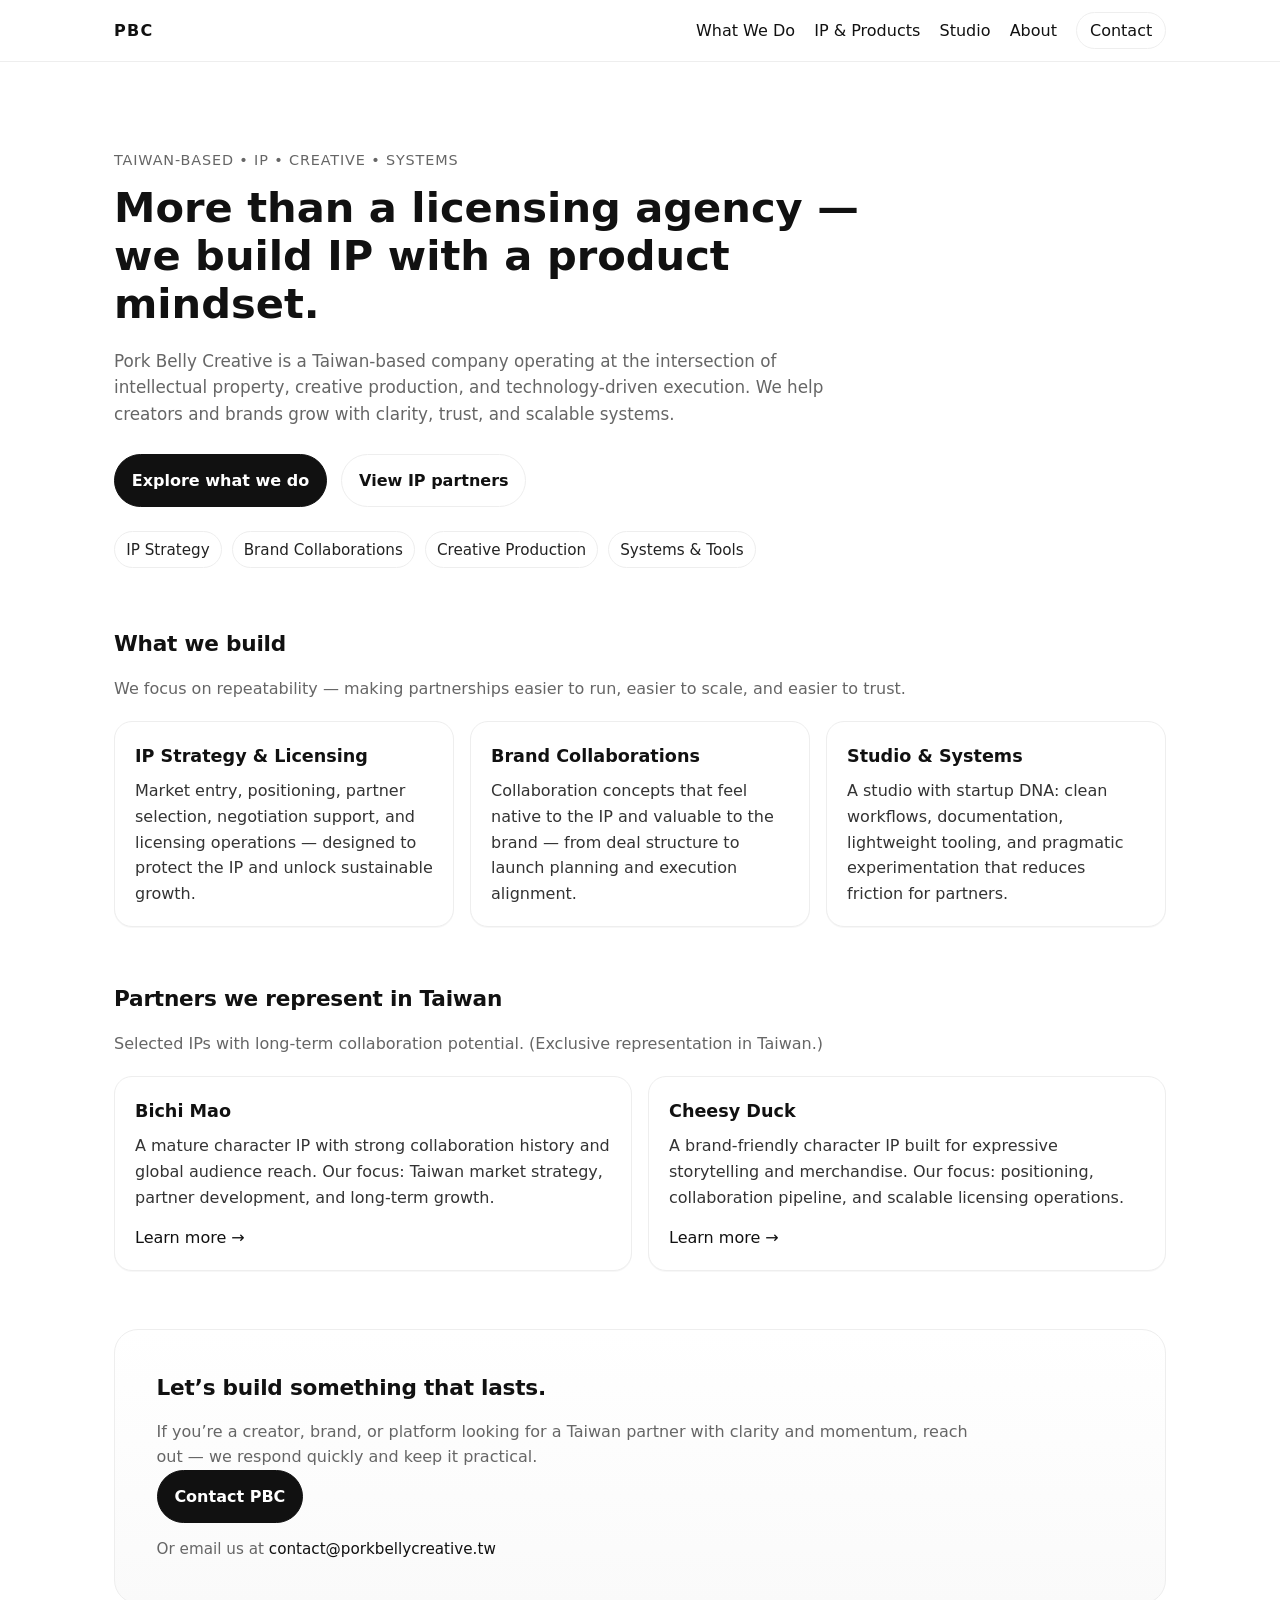
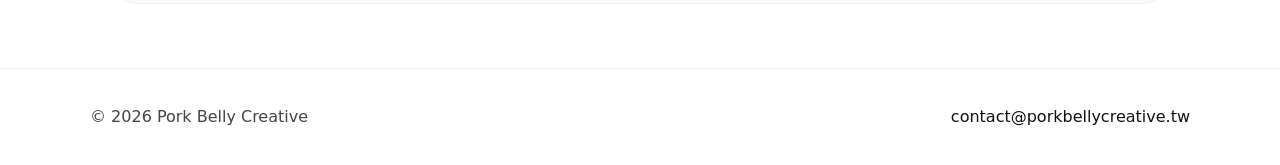
<file: index.html>
<!DOCTYPE html>
<html lang="en">
<head>
  <meta charset="UTF-8" />
  <meta name="viewport" content="width=device-width, initial-scale=1.0" />
  <meta name="description" content="Pork Belly Creative (PBC) is a Taiwan-based company building long-term value through IP, creative production, and product-minded execution." />
  <title>Pork Belly Creative</title>
  <link rel="stylesheet" href="assets/css/style.css" />
</head>

<body>

<header>
  <nav>
    <a class="logo" href="index.html" aria-label="Pork Belly Creative Home">PBC</a>

    <ul>
      <li><a href="services.html">What We Do</a></li>
      <li><a href="ip.html">IP & Products</a></li>
      <li><a href="studio.html">Studio</a></li>
      <li><a href="about.html">About</a></li>
      <li><a class="nav-cta" href="contact.html">Contact</a></li>
    </ul>
  </nav>
</header>

<main>
  <section class="hero">
    <p class="eyebrow">Taiwan-based • IP • Creative • Systems</p>
    <h1>More than a licensing agency — we build IP with a product mindset.</h1>
    <p class="lead">
      Pork Belly Creative is a Taiwan-based company operating at the intersection of intellectual property,
      creative production, and technology-driven execution. We help creators and brands grow with clarity,
      trust, and scalable systems.
    </p>

    <div class="hero-actions">
      <a class="btn btn-primary" href="services.html">Explore what we do</a>
      <a class="btn btn-ghost" href="ip.html">View IP partners</a>
    </div>

    <div class="pill-row" aria-label="Key pillars">
      <span class="pill">IP Strategy</span>
      <span class="pill">Brand Collaborations</span>
      <span class="pill">Creative Production</span>
      <span class="pill">Systems & Tools</span>
    </div>
  </section>

  <section class="section">
    <h2>What we build</h2>
    <p class="muted">
      We focus on repeatability — making partnerships easier to run, easier to scale, and easier to trust.
    </p>

    <div class="grid-3">
      <div class="card">
        <h3>IP Strategy & Licensing</h3>
        <p>
          Market entry, positioning, partner selection, negotiation support, and licensing operations —
          designed to protect the IP and unlock sustainable growth.
        </p>
      </div>

      <div class="card">
        <h3>Brand Collaborations</h3>
        <p>
          Collaboration concepts that feel native to the IP and valuable to the brand — from deal structure
          to launch planning and execution alignment.
        </p>
      </div>

      <div class="card">
        <h3>Studio & Systems</h3>
        <p>
          A studio with startup DNA: clean workflows, documentation, lightweight tooling, and pragmatic
          experimentation that reduces friction for partners.
        </p>
      </div>
    </div>
  </section>

  <section class="section">
    <h2>Partners we represent in Taiwan</h2>
    <p class="muted">
      Selected IPs with long-term collaboration potential. (Exclusive representation in Taiwan.)
    </p>

    <div class="grid-2">
      <div class="card">
        <h3>Bichi Mao</h3>
        <p>
          A mature character IP with strong collaboration history and global audience reach.
          Our focus: Taiwan market strategy, partner development, and long-term growth.
        </p>
        <p class="card-link"><a href="ip.html">Learn more →</a></p>
      </div>

      <div class="card">
        <h3>Cheesy Duck</h3>
        <p>
          A brand-friendly character IP built for expressive storytelling and merchandise.
          Our focus: positioning, collaboration pipeline, and scalable licensing operations.
        </p>
        <p class="card-link"><a href="ip.html">Learn more →</a></p>
      </div>
    </div>
  </section>

  <section class="section cta">
    <div class="cta-inner">
      <h2>Let’s build something that lasts.</h2>
      <p class="muted">
        If you’re a creator, brand, or platform looking for a Taiwan partner with clarity and momentum,
        reach out — we respond quickly and keep it practical.
      </p>
      <a class="btn btn-primary" href="contact.html">Contact PBC</a>
      <p class="cta-alt">
        Or email us at
        <a href="mailto:contact@porkbellycreative.tw">contact@porkbellycreative.tw</a>
      </p>
    </div>
  </section>
</main>

<footer>
  <div class="footer-inner">
    <p>© <span id="year"></span> Pork Belly Creative</p>
    <p class="muted">
      <a href="mailto:contact@porkbellycreative.tw">contact@porkbellycreative.tw</a>
    </p>
  </div>
</footer>

<script>
  // Keeps the footer year current without any build tools
  document.getElementById("year").textContent = new Date().getFullYear();
</script>

</body>
</html>
</file>
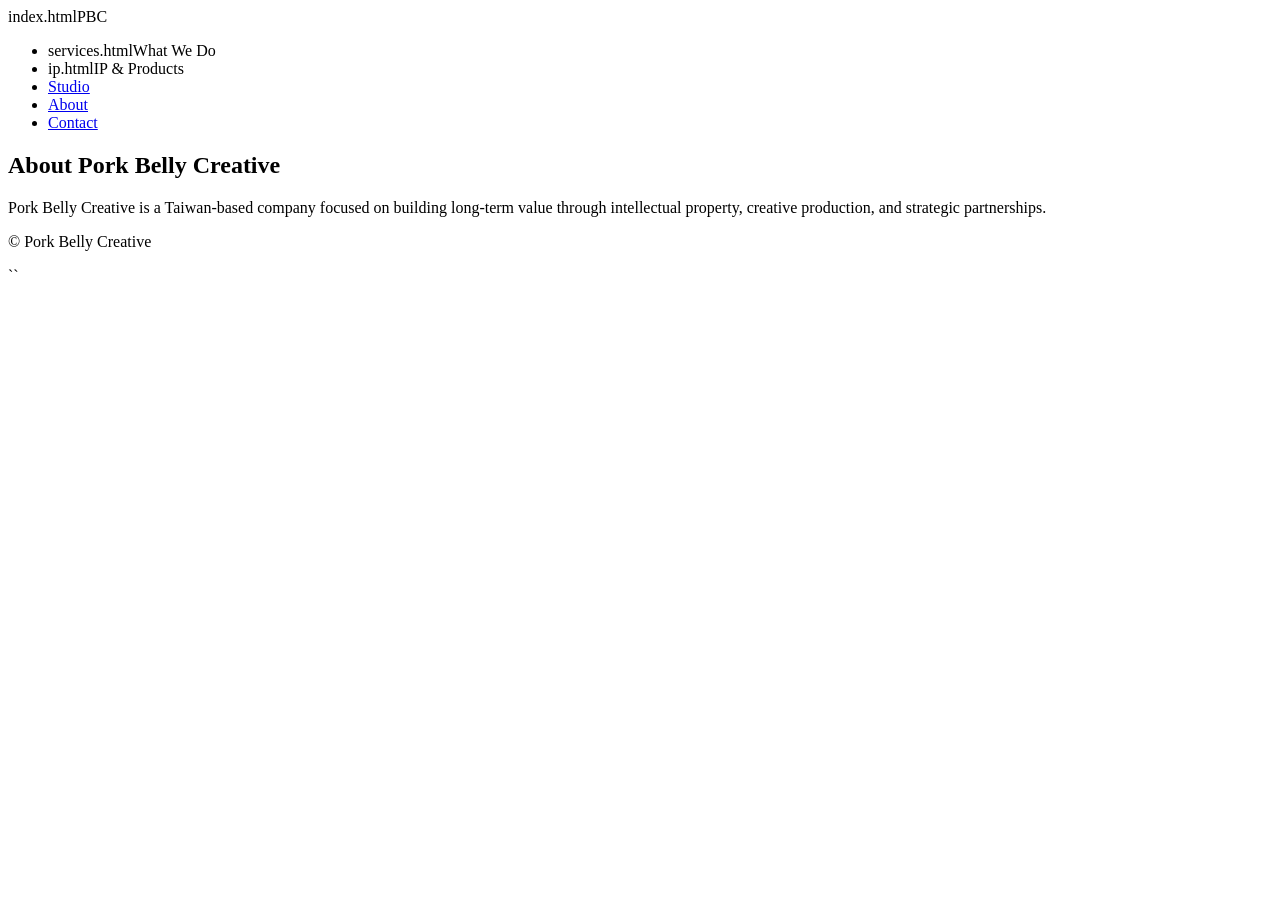
<file: about.html>
<!DOCTYPE html>
<html lang="en">
<head>
  <meta charset="UTF-8" />
  <meta name="viewport" content="width=device-width, initial-scale=1.0" />
  <title>About – Pork Belly Creative</title>
  <links/css/style.css
</head>
<body>

<header>
  <nav>
    index.htmlPBC</a>
    <ul>
      <li>services.htmlWhat We Do</a></li>
      <li>ip.htmlIP & Products</a></li>
      <li><a href="studio.html">Studio</a></li>
      <li><a href="about.html">About</a></li>
      <li><a href="contact.html">Contact</a></li>
    </ul>
  </nav>
</header>

<main>
  <section class="hero">
    <h1>About Pork Belly Creative</h1>
    <p>
      Pork Belly Creative is a Taiwan‑based company focused on building long‑term value through intellectual property, creative production, and strategic partnerships.

    </p>
  </section>
</main>

<footer>
  <p>© Pork Belly Creative</p>
</footer>

</body>
</html>
``
</file>
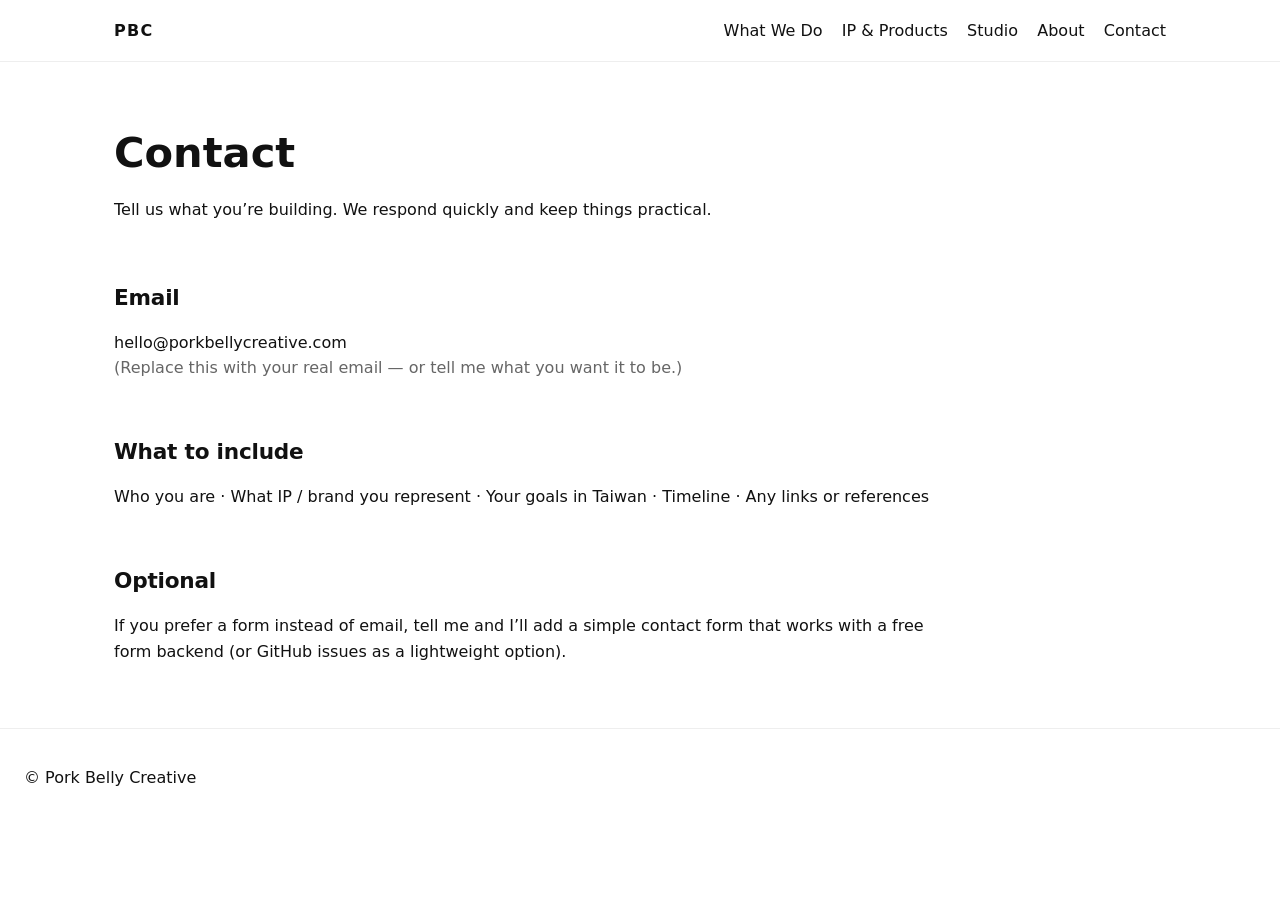
<file: contact.html>
<!DOCTYPE html>
<html lang="en">
<head>
  <meta charset="UTF-8" />
  <meta name="viewport" content="width=device-width, initial-scale=1.0" />
  <title>Contact – Pork Belly Creative</title>
  <link rel="stylesheet" href="assets/css/style.css" />
</head>
<body>

<header>
  <nav>
    <a class="logo" href="index.html">PBC</a>
    <ul>
      <li><a href="services.html">What We Do</a></li>
      <li><a href="ip.html">IP & Products</a></li>
      <li><a href="studio.html">Studio</a></li>
      <li><a href="about.html">About</a></li>
      <li><a href="contact.html">Contact</a></li>
    </ul>
  </nav>
</header>

<main>
  <section class="hero">
    <h1>Contact</h1>
    <p>
      Tell us what you’re building. We respond quickly and keep things practical.
    </p>
  </section>

  <section class="section">
    <h2>Email</h2>
    <p>
      <a href="mailto:hello@porkbellycreative.com">hello@porkbellycreative.com</a>
    </p>
    <p class="muted">
      (Replace this with your real email — or tell me what you want it to be.)
    </p>
  </section>

  <section class="section">
    <h2>What to include</h2>
    <p>
      Who you are · What IP / brand you represent · Your goals in Taiwan · Timeline · Any links or references
    </p>
  </section>

  <section class="section">
    <h2>Optional</h2>
    <p>
      If you prefer a form instead of email, tell me and I’ll add a simple contact form that works with
      a free form backend (or GitHub issues as a lightweight option).
    </p>
  </section>
</main>

<footer>
  <p>© Pork Belly Creative</p>
</footer>

</body>
</html>
</file>
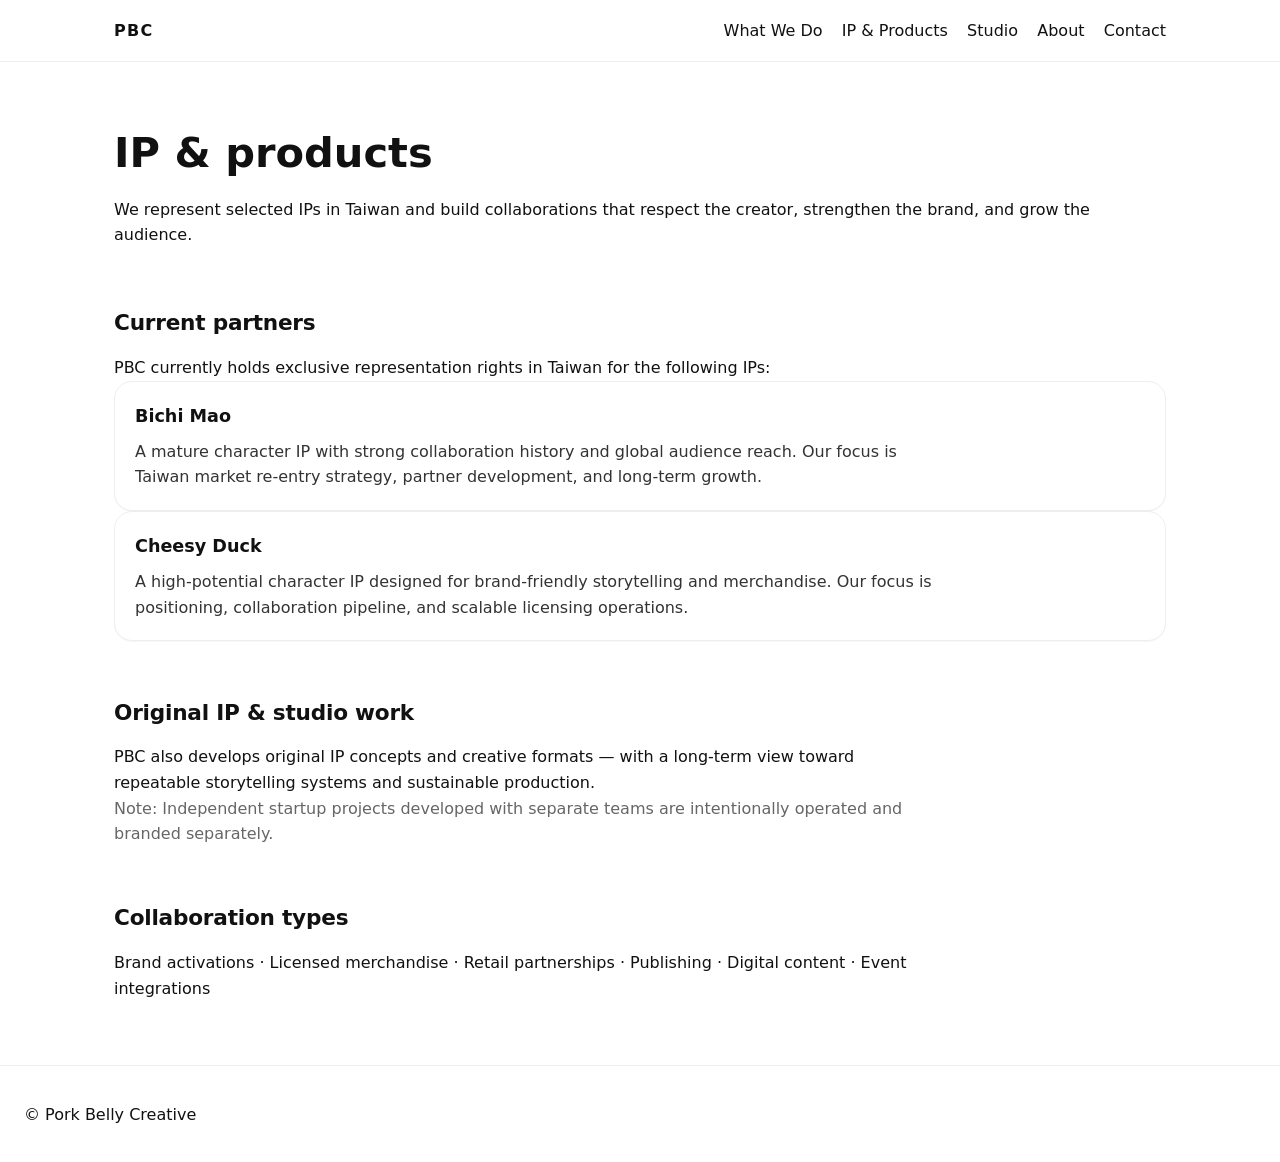
<file: ip.html>
<!DOCTYPE html>
<html lang="en">
<head>
  <meta charset="UTF-8" />
  <meta name="viewport" content="width=device-width, initial-scale=1.0" />
  <title>IP & Products – Pork Belly Creative</title>
  <link rel="stylesheet" href="assets/css/style.css" />
</head>
<body>

<header>
  <nav>
    <a class="logo" href="index.html">PBC</a>
    <ul>
      <li><a href="services.html">What We Do</a></li>
      <li><a href="ip.html">IP & Products</a></li>
      <li><a href="studio.html">Studio</a></li>
      <li><a href="about.html">About</a></li>
      <li><a href="contact.html">Contact</a></li>
    </ul>
  </nav>
</header>

<main>
  <section class="hero">
    <h1>IP & products</h1>
    <p>
      We represent selected IPs in Taiwan and build collaborations that respect the creator,
      strengthen the brand, and grow the audience.
    </p>
  </section>

  <section class="section">
    <h2>Current partners</h2>
    <p>
      PBC currently holds exclusive representation rights in Taiwan for the following IPs:
    </p>

    <div class="card">
      <h3>Bichi Mao</h3>
      <p>
        A mature character IP with strong collaboration history and global audience reach.
        Our focus is Taiwan market re-entry strategy, partner development, and long-term growth.
      </p>
    </div>

    <div class="card">
      <h3>Cheesy Duck</h3>
      <p>
        A high-potential character IP designed for brand-friendly storytelling and merchandise.
        Our focus is positioning, collaboration pipeline, and scalable licensing operations.
      </p>
    </div>
  </section>

  <section class="section">
    <h2>Original IP & studio work</h2>
    <p>
      PBC also develops original IP concepts and creative formats — with a long-term view toward
      repeatable storytelling systems and sustainable production.
    </p>
    <p class="muted">
      Note: Independent startup projects developed with separate teams are intentionally operated and branded separately.
    </p>
  </section>

  <section class="section">
    <h2>Collaboration types</h2>
    <p>
      Brand activations · Licensed merchandise · Retail partnerships · Publishing · Digital content · Event integrations
    </p>
  </section>
</main>

<footer>
  <p>© Pork Belly Creative</p>
</footer>

</body>
</html>
</file>
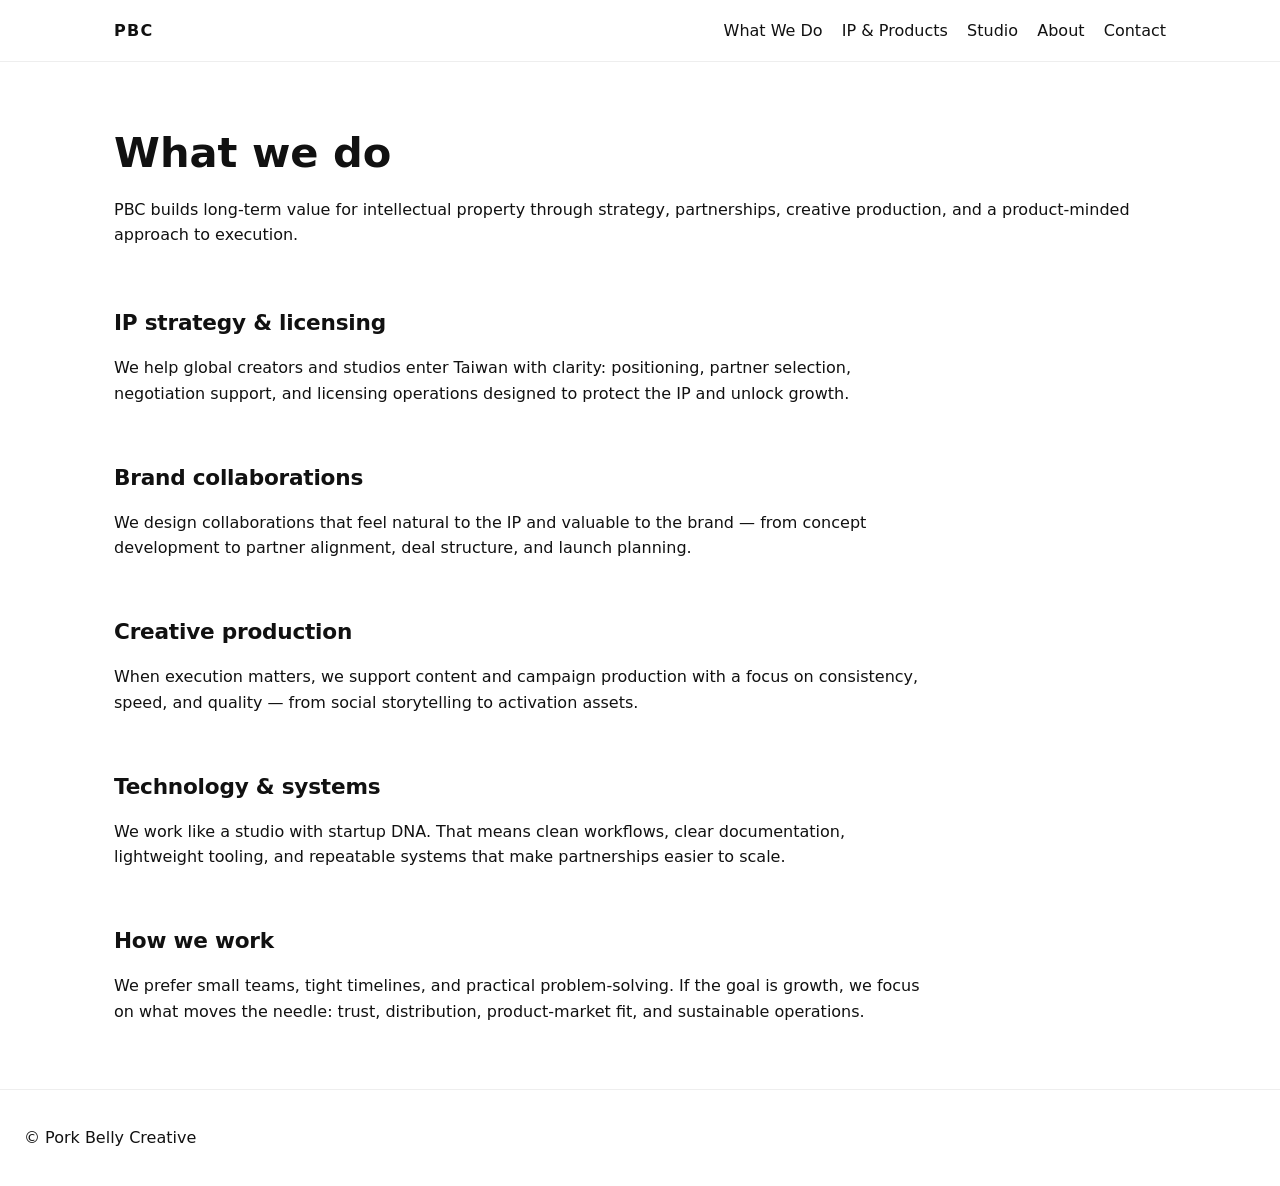
<file: services.html>
<!DOCTYPE html>
<html lang="en">
<head>
  <meta charset="UTF-8" />
  <meta name="viewport" content="width=device-width, initial-scale=1.0" />
  <title>What We Do – Pork Belly Creative</title>
  <link rel="stylesheet" href="assets/css/style.css" />
</head>
<body>

<header>
  <nav>
    <a class="logo" href="index.html">PBC</a>
    <ul>
      <li><a href="services.html">What We Do</a></li>
      <li><a href="ip.html">IP & Products</a></li>
      <li><a href="studio.html">Studio</a></li>
      <li><a href="about.html">About</a></li>
      <li><a href="contact.html">Contact</a></li>
    </ul>
  </nav>
</header>

<main>
  <section class="hero">
    <h1>What we do</h1>
    <p>
      PBC builds long-term value for intellectual property through strategy, partnerships,
      creative production, and a product-minded approach to execution.
    </p>
  </section>

  <section class="section">
    <h2>IP strategy & licensing</h2>
    <p>
      We help global creators and studios enter Taiwan with clarity: positioning, partner selection,
      negotiation support, and licensing operations designed to protect the IP and unlock growth.
    </p>
  </section>

  <section class="section">
    <h2>Brand collaborations</h2>
    <p>
      We design collaborations that feel natural to the IP and valuable to the brand —
      from concept development to partner alignment, deal structure, and launch planning.
    </p>
  </section>

  <section class="section">
    <h2>Creative production</h2>
    <p>
      When execution matters, we support content and campaign production with a focus on consistency,
      speed, and quality — from social storytelling to activation assets.
    </p>
  </section>

  <section class="section">
    <h2>Technology & systems</h2>
    <p>
      We work like a studio with startup DNA. That means clean workflows, clear documentation,
      lightweight tooling, and repeatable systems that make partnerships easier to scale.
    </p>
  </section>

  <section class="section">
    <h2>How we work</h2>
    <p>
      We prefer small teams, tight timelines, and practical problem-solving. If the goal is growth,
      we focus on what moves the needle: trust, distribution, product-market fit, and sustainable operations.
    </p>
  </section>
</main>

<footer>
  <p>© Pork Belly Creative</p>
</footer>

</body>
</html>
</file>
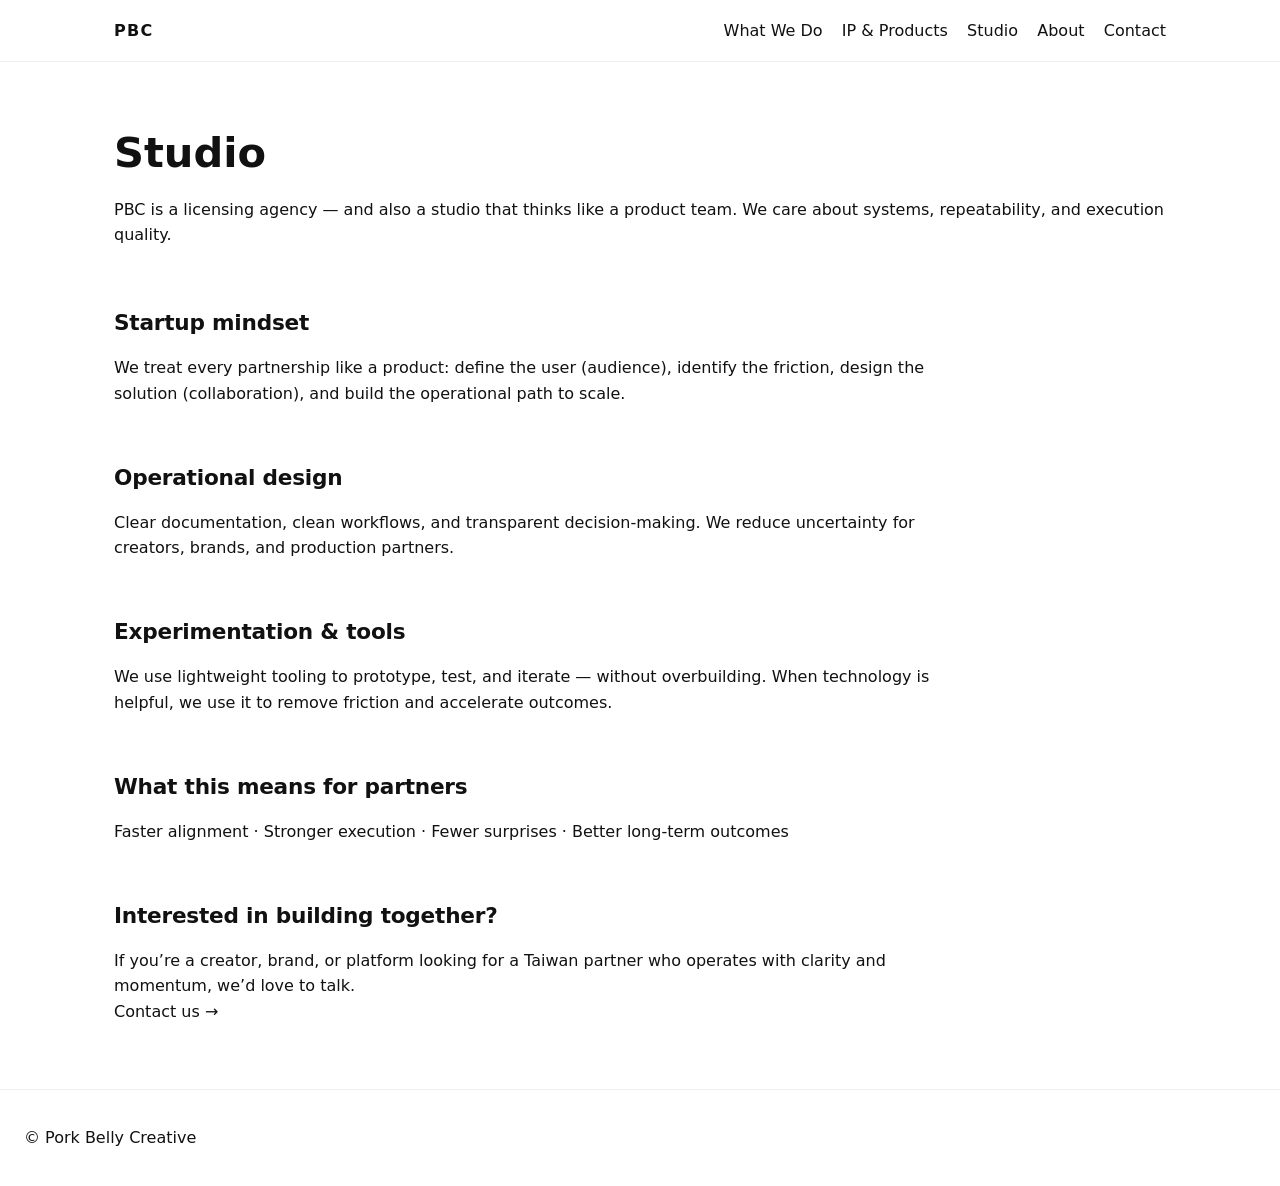
<file: studio.html>
<!DOCTYPE html>
<html lang="en">
<head>
  <meta charset="UTF-8" />
  <meta name="viewport" content="width=device-width, initial-scale=1.0" />
  <title>Studio – Pork Belly Creative</title>
  <link rel="stylesheet" href="assets/css/style.css" />
</head>
<body>

<header>
  <nav>
    <a class="logo" href="index.html">PBC</a>
    <ul>
      <li><a href="services.html">What We Do</a></li>
      <li><a href="ip.html">IP & Products</a></li>
      <li><a href="studio.html">Studio</a></li>
      <li><a href="about.html">About</a></li>
      <li><a href="contact.html">Contact</a></li>
    </ul>
  </nav>
</header>

<main>
  <section class="hero">
    <h1>Studio</h1>
    <p>
      PBC is a licensing agency — and also a studio that thinks like a product team.
      We care about systems, repeatability, and execution quality.
    </p>
  </section>

  <section class="section">
    <h2>Startup mindset</h2>
    <p>
      We treat every partnership like a product: define the user (audience), identify the friction,
      design the solution (collaboration), and build the operational path to scale.
    </p>
  </section>

  <section class="section">
    <h2>Operational design</h2>
    <p>
      Clear documentation, clean workflows, and transparent decision-making.
      We reduce uncertainty for creators, brands, and production partners.
    </p>
  </section>

  <section class="section">
    <h2>Experimentation & tools</h2>
    <p>
      We use lightweight tooling to prototype, test, and iterate — without overbuilding.
      When technology is helpful, we use it to remove friction and accelerate outcomes.
    </p>
  </section>

  <section class="section">
    <h2>What this means for partners</h2>
    <p>
      Faster alignment · Stronger execution · Fewer surprises · Better long-term outcomes
    </p>
  </section>

  <section class="section">
    <h2>Interested in building together?</h2>
    <p>
      If you’re a creator, brand, or platform looking for a Taiwan partner who operates with clarity
      and momentum, we’d love to talk.
    </p>
    <p>
      <a href="contact.html">Contact us →</a>
    </p>
  </section>
</main>

<footer>
  <p>© Pork Belly Creative</p>
</footer>

</body>
</html>
</file>
<file: assets/css/style.css>
/* ---------------------------
   PBC Minimal Startup Style
   --------------------------- */

:root{
  --bg: #ffffff;
  --text: #111111;
  --muted: #666666;
  --border: #eeeeee;
  --shadow: 0 1px 0 rgba(0,0,0,0.03);
  --radius: 18px;

  --max: 1100px;
  --pad: 1.5rem;

  --accent: #111111; /* keep minimalist; can swap later */
  --accentSoft: rgba(17,17,17,0.08);
}

* {
  box-sizing: border-box;
  margin: 0;
  padding: 0;
}

html, body {
  height: 100%;
}

body {
  font-family: system-ui, -apple-system, BlinkMacSystemFont, "Segoe UI", Roboto, Arial, sans-serif;
  background: var(--bg);
  color: var(--text);
  line-height: 1.6;
  -webkit-font-smoothing: antialiased;
  -moz-osx-font-smoothing: grayscale;
}

/* Links */
a {
  color: var(--text);
  text-decoration: none;
}

a:hover {
  text-decoration: underline;
  text-underline-offset: 4px;
}

/* Layout Containers */
header {
  border-bottom: 1px solid var(--border);
  background: rgba(255,255,255,0.92);
  backdrop-filter: blur(8px);
  position: sticky;
  top: 0;
  z-index: 10;
}

nav {
  max-width: var(--max);
  margin: 0 auto;
  padding: 1.1rem var(--pad);
  display: flex;
  justify-content: space-between;
  align-items: center;
  gap: 1rem;
}

nav ul {
  list-style: none;
  display: flex;
  gap: 1.2rem;
  align-items: center;
}

.logo {
  font-weight: 800;
  letter-spacing: 0.08em;
  text-transform: uppercase;
}

.nav-cta {
  border: 1px solid var(--border);
  padding: 0.5rem 0.8rem;
  border-radius: 999px;
  background: #fff;
}

.nav-cta:hover {
  text-decoration: none;
  border-color: #ddd;
  background: #fafafa;
}

main {
  max-width: var(--max);
  margin: 0 auto;
  padding: 3.2rem var(--pad) 4rem;
}

/* Typography helpers */
.eyebrow {
  font-size: 0.9rem;
  color: var(--muted);
  letter-spacing: 0.06em;
  text-transform: uppercase;
  margin-bottom: 0.75rem;
}

.muted {
  color: var(--muted);
}

.lead {
  color: var(--muted);
  font-size: 1.05rem;
  max-width: 720px;
}

/* Hero */
.hero {
  padding: 1rem 0 0.25rem;
}

.hero h1 {
  font-size: 2.6rem;
  line-height: 1.15;
  max-width: 820px;
}

.hero p {
  margin-top: 1.25rem;
}

.hero-actions {
  margin-top: 1.6rem;
  display: flex;
  gap: 0.9rem;
  flex-wrap: wrap;
}

/* Pills */
.pill-row {
  margin-top: 1.5rem;
  display: flex;
  gap: 0.6rem;
  flex-wrap: wrap;
}

.pill {
  display: inline-flex;
  border: 1px solid var(--border);
  background: #fff;
  border-radius: 999px;
  padding: 0.35rem 0.7rem;
  font-size: 0.95rem;
  color: #222;
}

/* Sections */
.section {
  margin-top: 3.4rem;
}

.section h2 {
  font-size: 1.35rem;
  margin-bottom: 0.9rem;
  letter-spacing: -0.01em;
}

.section p {
  max-width: 820px;
}

/* Cards + grids */
.card {
  border: 1px solid var(--border);
  border-radius: var(--radius);
  padding: 1.25rem;
  background: #fff;
  box-shadow: var(--shadow);
}

.card h3 {
  margin-bottom: 0.55rem;
  font-size: 1.1rem;
}

.card p {
  color: #333;
}

.card-link {
  margin-top: 0.9rem;
}

.grid-3 {
  margin-top: 1.2rem;
  display: grid;
  grid-template-columns: repeat(3, minmax(0, 1fr));
  gap: 1rem;
}

.grid-2 {
  margin-top: 1.2rem;
  display: grid;
  grid-template-columns: repeat(2, minmax(0, 1fr));
  gap: 1rem;
}

/* Buttons */
.btn {
  display: inline-flex;
  align-items: center;
  justify-content: center;
  gap: 0.5rem;
  padding: 0.8rem 1.05rem;
  border-radius: 999px;
  border: 1px solid var(--border);
  font-weight: 600;
  text-decoration: none !important;
  transition: transform 0.05s ease, background 0.15s ease, border-color 0.15s ease;
}

.btn:active {
  transform: translateY(1px);
}

.btn-primary {
  background: var(--accent);
  color: #fff;
  border-color: var(--accent);
}

.btn-primary:hover {
  background: #000;
  border-color: #000;
}

.btn-ghost {
  background: #fff;
  color: var(--text);
}

.btn-ghost:hover {
  background: #fafafa;
  border-color: #ddd;
}

/* CTA section */
.cta {
  margin-top: 3.6rem;
  border: 1px solid var(--border);
  border-radius: calc(var(--radius) + 6px);
  background: linear-gradient(180deg, #ffffff, #fafafa);
  padding: 1.4rem;
}

.cta-inner {
  border-radius: var(--radius);
  padding: 1.2rem;
}

.cta-inner h2 {
  margin-bottom: 0.8rem;
}

.cta-alt {
  margin-top: 0.85rem;
  color: var(--muted);
  font-size: 0.95rem;
}

/* Footer */
footer {
  border-top: 1px solid var(--border);
  padding: 2.2rem var(--pad);
}

.footer-inner {
  max-width: var(--max);
  margin: 0 auto;
  display: flex;
  justify-content: space-between;
  align-items: baseline;
  gap: 1rem;
  flex-wrap: wrap;
  color: #444;
}

/* Responsive */
@media (max-width: 900px) {
  .grid-3 {
    grid-template-columns: 1fr;
  }
  .grid-2 {
    grid-template-columns: 1fr;
  }
  .hero h1 {
    font-size: 2.1rem;
  }
}

@media (max-width: 620px) {
  nav {
    align-items: flex-start;
    flex-direction: column;
  }

  nav ul {
    flex-wrap: wrap;
    gap: 0.8rem;
  }

  main {
    padding-top: 2.4rem;
  }

  .hero h1 {
    font-size: 1.85rem;
  }
}
</file>
